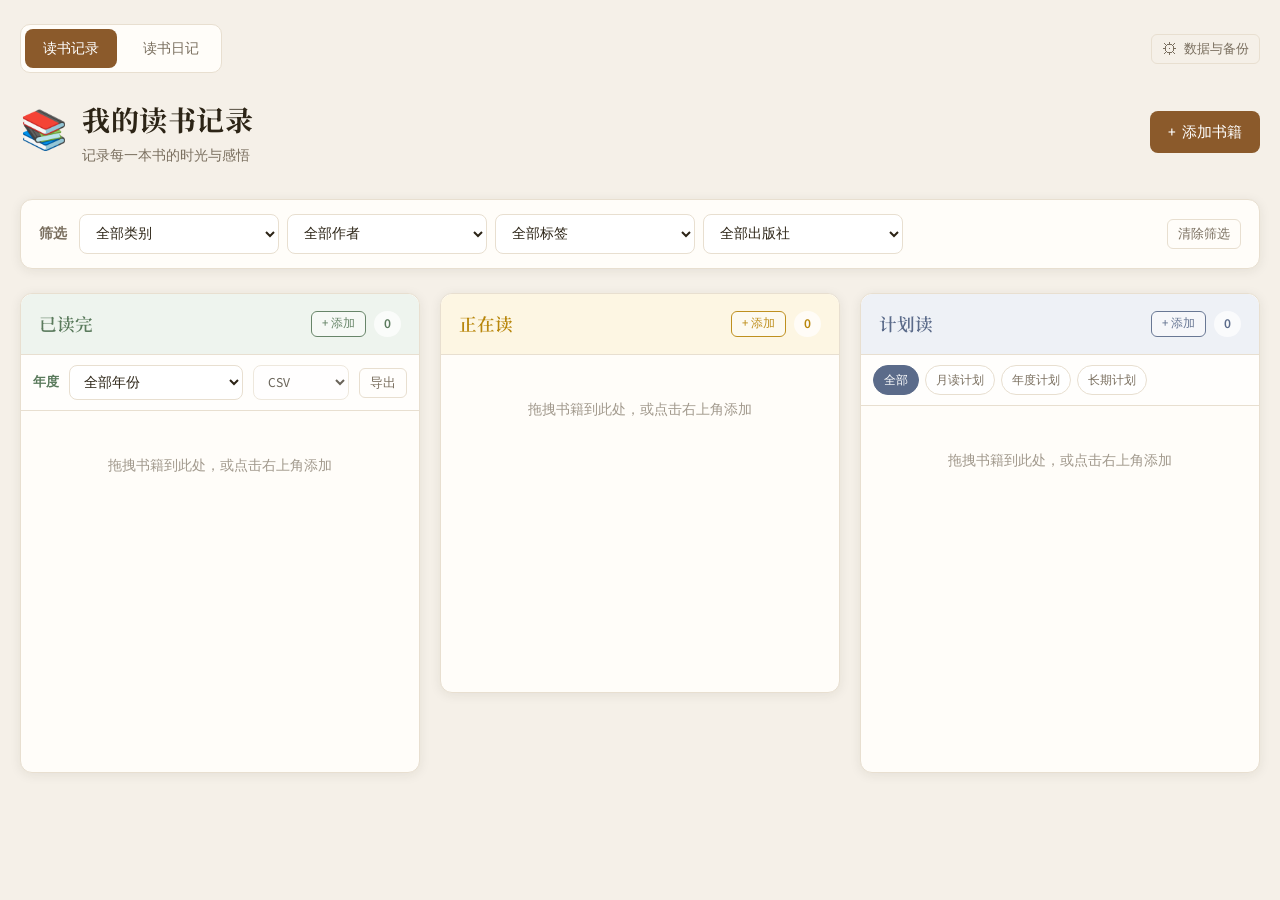
<file: index.html>
<!DOCTYPE html>
<html lang="zh-CN">
<head>
  <meta charset="UTF-8">
  <meta name="viewport" content="width=device-width, initial-scale=1.0">
  <title>我的读书记录</title>
  <link rel="preconnect" href="https://fonts.googleapis.com">
  <link rel="preconnect" href="https://fonts.gstatic.com" crossorigin>
  <link href="https://fonts.googleapis.com/css2?family=Noto+Serif+SC:wght@400;600;700&family=Source+Sans+3:wght@400;500;600&display=swap" rel="stylesheet">
  <link rel="stylesheet" href="styles.css">
</head>
<body>
  <div class="app">
    <div class="top-bar">
      <nav class="app-nav" aria-label="主导航">
        <a href="index.html" class="app-nav-link active">读书记录</a>
        <a href="diary.html" class="app-nav-link">读书日记</a>
      </nav>
      <button type="button" class="btn btn-ghost btn-sm data-panel-trigger" id="openDataPanelBtn" aria-haspopup="dialog">
        <span class="data-panel-trigger-icon" aria-hidden="true">⚙</span>
        数据与备份
      </button>
    </div>

    <header class="header">
      <div class="header-inner">
        <div class="brand">
          <span class="brand-icon">📚</span>
          <div>
            <h1>我的读书记录</h1>
            <p class="subtitle">记录每一本书的时光与感悟</p>
          </div>
        </div>
        <button type="button" class="btn btn-primary" id="addBookBtn">
          <span>+</span> 添加书籍
        </button>
      </div>
    </header>

    <section class="filter-bar" id="filterBar">
      <div class="filter-bar-inner">
        <span class="filter-label">筛选</span>
        <div class="filter-controls">
          <select id="filterCategory" aria-label="按类别筛选">
            <option value="">全部类别</option>
          </select>
          <select id="filterAuthor" aria-label="按作者筛选">
            <option value="">全部作者</option>
          </select>
          <select id="filterTag" aria-label="按标签筛选">
            <option value="">全部标签</option>
          </select>
          <select id="filterPublisher" aria-label="按出版社筛选">
            <option value="">全部出版社</option>
          </select>
        </div>
        <button type="button" class="btn btn-ghost btn-sm" id="clearFiltersBtn" hidden>清除筛选</button>
      </div>
      <p class="filter-summary" id="filterSummary" hidden></p>
    </section>

    <main class="board">
      <section class="column column-finished" data-status="finished">
        <div class="column-header finished">
          <h2>已读完</h2>
          <div class="column-header-meta">
            <button type="button" class="column-add-btn" data-add-status="finished" aria-label="添加到已读完" title="添加书籍到此栏">+ 添加</button>
            <span class="count" id="count-finished">0</span>
          </div>
        </div>
        <div class="finished-year-bar">
          <label for="finishedYearFilter">年度</label>
          <select id="finishedYearFilter" aria-label="按年度筛选已读书籍">
            <option value="">全部年份</option>
          </select>
          <select id="exportFormat" aria-label="导出格式" disabled>
            <option value="csv">CSV</option>
            <option value="markdown">Markdown</option>
            <option value="json">JSON</option>
          </select>
          <button type="button" class="btn btn-ghost btn-sm" id="exportYearBtn" disabled title="请先选择年度">导出</button>
        </div>
        <p class="finished-year-summary" id="finishedYearSummary" hidden></p>
        <div class="book-list" id="list-finished"></div>
      </section>

      <section class="column" data-status="reading">
        <div class="column-header reading">
          <h2>正在读</h2>
          <div class="column-header-meta">
            <button type="button" class="column-add-btn" data-add-status="reading" aria-label="添加到正在读" title="添加书籍到此栏">+ 添加</button>
            <span class="count" id="count-reading">0</span>
          </div>
        </div>
        <div class="book-list" id="list-reading"></div>
      </section>

      <section class="column column-planned" data-status="planned">
        <div class="column-header planned">
          <h2>计划读</h2>
          <div class="column-header-meta">
            <button type="button" class="column-add-btn" data-add-status="planned" aria-label="添加到计划读" title="添加书籍到此栏">+ 添加</button>
            <span class="count" id="count-planned">0</span>
          </div>
        </div>
        <div class="plan-tabs" id="planTabs">
          <button type="button" class="plan-tab active" data-plan-filter="">全部</button>
          <button type="button" class="plan-tab" data-plan-filter="monthly">月读计划</button>
          <button type="button" class="plan-tab" data-plan-filter="yearly">年度计划</button>
          <button type="button" class="plan-tab" data-plan-filter="longterm">长期计划</button>
        </div>
        <div class="book-list book-list-planned" id="list-planned"></div>
      </section>
    </main>
  </div>

  <!-- Add / Edit Modal -->
  <dialog class="modal modal-wide" id="bookModal">
    <form class="modal-content modal-content-scroll" id="bookForm">
      <div class="modal-header">
        <h3 id="modalTitle">添加书籍</h3>
        <button type="button" class="btn-close" id="closeModalBtn" aria-label="关闭">&times;</button>
      </div>

      <input type="hidden" id="bookId">

      <div class="form-row">
        <label for="bookTitle">书名 <span class="required">*</span></label>
        <input type="text" id="bookTitle" required placeholder="请输入书名">
      </div>

      <div class="form-row">
        <label for="bookAuthor">作者</label>
        <input type="text" id="bookAuthor" list="authorList" placeholder="请输入作者">
      </div>

      <div class="author-info-section">
        <div class="section-label">作者信息（选填）</div>
        <div class="form-row">
          <label for="authorRegion">地域</label>
          <select id="authorRegion">
            <option value="">未选择</option>
            <option value="china">中国</option>
            <option value="foreign">外国</option>
          </select>
        </div>
        <div id="authorChinaFields" hidden>
          <div class="form-row">
            <label for="dynasty">朝代</label>
            <input type="text" id="dynasty" list="dynastyList" placeholder="如：唐代、宋代、现代">
          </div>
        </div>
        <div id="authorForeignFields" hidden>
          <div class="form-row two-col">
            <div>
              <label for="nationality">国籍</label>
              <input type="text" id="nationality" list="nationalityList" placeholder="如：英国、美国、日本">
            </div>
            <div>
              <label for="translator">译者</label>
              <input type="text" id="translator" list="translatorList" placeholder="请输入译者">
            </div>
          </div>
        </div>
      </div>

      <div class="form-row two-col">
        <div>
          <label for="bookCategory">类别</label>
          <input type="text" id="bookCategory" list="categoryList" placeholder="如：文学、历史、哲学">
        </div>
        <div>
          <label for="bookPublisher">出版社</label>
          <input type="text" id="bookPublisher" list="publisherList" placeholder="请输入出版社">
        </div>
      </div>

      <div class="form-row">
        <label>标签</label>
        <div class="tag-color-picker" id="tagColorPicker"></div>
        <div class="tags-input-wrap">
          <div id="tagsChips" class="tags-chips"></div>
          <div class="tags-input-row">
            <input type="text" id="tagInput" list="tagList" placeholder="输入标签">
            <button type="button" class="btn btn-ghost btn-sm tag-add-btn" id="addTagBtn">添加</button>
          </div>
        </div>
        <p class="field-hint">点击「添加」或按回车创建标签；点击标签可切换颜色</p>
      </div>

      <datalist id="categoryList"></datalist>
      <datalist id="authorList"></datalist>
      <datalist id="dynastyList"></datalist>
      <datalist id="nationalityList"></datalist>
      <datalist id="translatorList"></datalist>
      <datalist id="tagList"></datalist>
      <datalist id="publisherList"></datalist>

      <div class="form-row">
        <label for="bookStatus">状态</label>
        <select id="bookStatus">
          <option value="finished">已读完</option>
          <option value="reading">正在读</option>
          <option value="planned">计划读</option>
        </select>
      </div>

      <div id="planFields" class="plan-fields" hidden>
        <div class="form-row two-col">
          <div>
            <label for="planType">计划类型</label>
            <select id="planType">
              <option value="monthly">月读计划</option>
              <option value="yearly">年度计划</option>
              <option value="longterm">长期计划</option>
            </select>
          </div>
          <div id="planPeriodContainer">
            <label for="planPeriod" id="planPeriodLabel">计划月份</label>
            <input type="month" id="planPeriod">
          </div>
        </div>
      </div>

      <div id="readingFields" class="reading-fields" hidden>
        <div class="section-label">阅读记录</div>
        <div class="form-row">
          <label for="readCount">阅读次数</label>
          <input type="number" id="readCount" min="1" value="1">
        </div>
        <div id="readingRecordsList" class="reading-records-list"></div>
      </div>

      <details class="form-section extension-section" id="extensionSection">
        <summary>拓展信息（选填）</summary>
        <div class="form-row">
          <label for="adaptation">是否被影视化</label>
          <input type="text" id="adaptation" placeholder="如：是，2020年电影《xxx》">
        </div>
        <div class="form-row">
          <label for="authorBio">作者生平</label>
          <textarea id="authorBio" rows="3" placeholder="记录作者生平简介…"></textarea>
        </div>
        <div class="form-row">
          <label for="extendedReading">拓展阅读</label>
          <textarea id="extendedReading" rows="3" placeholder="相关书籍、文章、资料推荐…"></textarea>
        </div>
      </details>

      <div class="form-row">
        <label for="notes">读书感悟</label>
        <textarea id="notes" rows="4" placeholder="写下你的阅读心得与感悟…"></textarea>
      </div>

      <div class="modal-actions">
        <button type="button" class="btn btn-ghost" id="cancelBtn">取消</button>
        <button type="submit" class="btn btn-primary">保存</button>
      </div>
    </form>
  </dialog>

  <!-- Detail Modal -->
  <dialog class="modal modal-wide" id="detailModal">
    <div class="modal-content detail-content">
      <div class="modal-header">
        <h3 id="detailTitle"></h3>
        <button type="button" class="btn-close" id="closeDetailBtn" aria-label="关闭">&times;</button>
      </div>
      <div class="detail-body" id="detailBody"></div>
      <div class="modal-actions">
        <button type="button" class="btn btn-ghost" id="detailEditBtn">编辑</button>
        <button type="button" class="btn btn-danger" id="detailDeleteBtn">删除</button>
      </div>
    </div>
  </dialog>

  <!-- Data Panel Modal -->
  <dialog class="modal" id="dataPanelModal">
    <div class="modal-content data-panel-content">
      <div class="modal-header">
        <h3>数据与备份</h3>
        <button type="button" class="btn-close" data-close-data-panel aria-label="关闭">&times;</button>
      </div>

      <div class="data-panel-body">
        <section class="data-panel-section">
          <h4 class="data-panel-section-title">自动备份</h4>
          <label class="auto-backup-toggle data-panel-toggle">
            <input type="checkbox" id="autoBackupToggle" checked>
            <span class="auto-backup-toggle-ui" aria-hidden="true"></span>
            <span class="auto-backup-toggle-label">保存书籍或日记时自动备份</span>
          </label>
          <div class="data-panel-actions">
            <button type="button" class="btn btn-ghost btn-sm" id="chooseBackupFolderBtn">自定义下载路径</button>
            <button type="button" class="btn btn-ghost btn-sm" id="clearBackupFolderBtn" hidden>恢复为浏览器默认下载目录</button>
          </div>
        </section>

        <section class="data-panel-section">
          <h4 class="data-panel-section-title">导入与导出</h4>
          <div class="data-panel-actions data-panel-actions-stack">
            <button type="button" class="btn btn-ghost" id="exportAllBtn">导出全部数据</button>
            <label class="btn btn-ghost import-label">
              导入全部数据
              <input type="file" id="importAllInput" accept=".json,application/json" hidden>
            </label>
          </div>
        </section>
      </div>
    </div>
  </dialog>

  <!-- Import Modal -->
  <dialog class="modal" id="importModal">
    <div class="modal-content">
      <div class="modal-header">
        <h3>导入数据</h3>
        <button type="button" class="btn-close" data-close-import aria-label="关闭">&times;</button>
      </div>
      <p class="import-summary" id="importSummary"></p>
      <p class="field-hint">合并：相同 ID 以导入文件为准；覆盖：完全替换当前数据。</p>
      <div class="modal-actions">
        <button type="button" class="btn btn-ghost" data-close-import>取消</button>
        <button type="button" class="btn btn-ghost" id="importMergeBtn">合并</button>
        <button type="button" class="btn btn-danger" id="importReplaceBtn">覆盖</button>
      </div>
    </div>
  </dialog>

  <script src="storage.js"></script>
  <script src="app.js"></script>
</body>
</html>
</file>
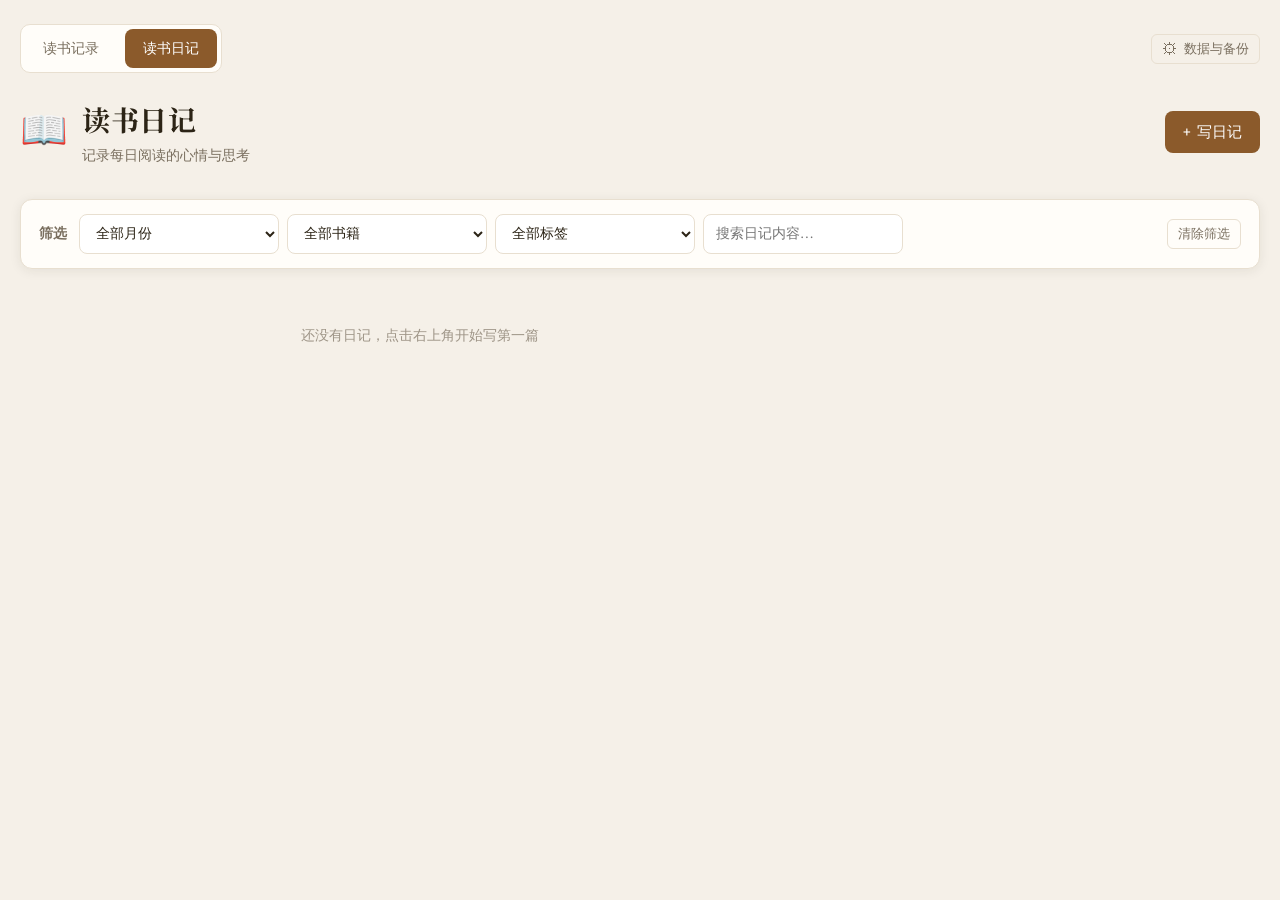
<file: diary.html>
<!DOCTYPE html>
<html lang="zh-CN">
<head>
  <meta charset="UTF-8">
  <meta name="viewport" content="width=device-width, initial-scale=1.0">
  <title>读书日记</title>
  <link rel="preconnect" href="https://fonts.googleapis.com">
  <link rel="preconnect" href="https://fonts.gstatic.com" crossorigin>
  <link href="https://fonts.googleapis.com/css2?family=Noto+Serif+SC:wght@400;600;700&family=Source+Sans+3:wght@400;500;600&display=swap" rel="stylesheet">
  <link rel="stylesheet" href="styles.css">
</head>
<body>
  <div class="app">
    <div class="top-bar">
      <nav class="app-nav" aria-label="主导航">
        <a href="index.html" class="app-nav-link">读书记录</a>
        <a href="diary.html" class="app-nav-link active">读书日记</a>
      </nav>
      <button type="button" class="btn btn-ghost btn-sm data-panel-trigger" id="openDataPanelBtn" aria-haspopup="dialog">
        <span class="data-panel-trigger-icon" aria-hidden="true">⚙</span>
        数据与备份
      </button>
    </div>

    <header class="header">
      <div class="header-inner">
        <div class="brand">
          <span class="brand-icon">📖</span>
          <div>
            <h1>读书日记</h1>
            <p class="subtitle">记录每日阅读的心情与思考</p>
          </div>
        </div>
        <button type="button" class="btn btn-primary" id="addDiaryBtn">
          <span>+</span> 写日记
        </button>
      </div>
    </header>

    <section class="filter-bar diary-filter-bar">
      <div class="filter-bar-inner">
        <span class="filter-label">筛选</span>
        <div class="filter-controls">
          <select id="filterMonth" aria-label="按月份筛选">
            <option value="">全部月份</option>
          </select>
          <select id="filterBook" aria-label="按书籍筛选">
            <option value="">全部书籍</option>
          </select>
          <select id="filterTag" aria-label="按标签筛选">
            <option value="">全部标签</option>
          </select>
          <input type="search" id="filterKeyword" placeholder="搜索日记内容…" aria-label="搜索日记">
        </div>
        <button type="button" class="btn btn-ghost btn-sm" id="clearDiaryFiltersBtn" hidden>清除筛选</button>
      </div>
      <p class="filter-summary" id="diaryFilterSummary" hidden></p>
    </section>

    <main class="diary-list" id="diaryList"></main>
  </div>

  <!-- Add / Edit Modal -->
  <dialog class="modal modal-fullscreen" id="diaryModal">
    <form class="modal-content diary-form-fullscreen" id="diaryForm">
      <div class="modal-header">
        <h3 id="diaryModalTitle">写日记</h3>
        <button type="button" class="btn-close" id="closeDiaryModalBtn" aria-label="关闭">&times;</button>
      </div>

      <input type="hidden" id="diaryId">

      <div class="diary-form-fields">
        <div class="form-row two-col">
          <div>
            <label for="diaryDate">日期 <span class="required">*</span></label>
            <input type="date" id="diaryDate" required>
          </div>
          <div>
            <label for="diaryBook">关联书籍</label>
            <select id="diaryBook">
              <option value="">不关联书籍</option>
            </select>
          </div>
        </div>

        <div class="form-row">
          <label for="diaryTitle">标题</label>
          <input type="text" id="diaryTitle" placeholder="给这篇日记起个标题（选填）">
        </div>

        <div class="form-row">
          <label>标签</label>
          <div class="tag-color-picker" id="diaryTagColorPicker"></div>
          <div class="tags-input-wrap">
            <div id="diaryTagsChips" class="tags-chips"></div>
            <div class="tags-input-row">
              <input type="text" id="diaryTagInput" list="diaryTagList" placeholder="输入标签">
              <button type="button" class="btn btn-ghost btn-sm tag-add-btn" id="addDiaryTagBtn">添加</button>
            </div>
          </div>
          <p class="field-hint">点击「添加」或按回车创建标签；点击标签可切换颜色</p>
        </div>

        <datalist id="diaryTagList"></datalist>
      </div>

      <div class="form-row diary-content-row">
        <label for="diaryContent">日记内容 <span class="required">*</span></label>
        <textarea id="diaryContent" required placeholder="写下今天的阅读体会、摘录、疑问或灵感…"></textarea>
      </div>

      <div class="modal-actions">
        <button type="button" class="btn btn-ghost" id="cancelDiaryBtn">取消</button>
        <button type="submit" class="btn btn-primary">保存</button>
      </div>
    </form>
  </dialog>

  <!-- Detail Modal -->
  <dialog class="modal modal-wide" id="diaryDetailModal">
    <div class="modal-content detail-content">
      <div class="modal-header">
        <h3 id="diaryDetailTitle"></h3>
        <button type="button" class="btn-close" id="closeDiaryDetailBtn" aria-label="关闭">&times;</button>
      </div>
      <div class="diary-detail-meta" id="diaryDetailMeta"></div>
      <div class="diary-detail-body" id="diaryDetailBody"></div>
      <div class="modal-actions">
        <button type="button" class="btn btn-ghost" id="diaryDetailEditBtn">编辑</button>
        <button type="button" class="btn btn-danger" id="diaryDetailDeleteBtn">删除</button>
      </div>
    </div>
  </dialog>

  <!-- Data Panel Modal -->
  <dialog class="modal" id="dataPanelModal">
    <div class="modal-content data-panel-content">
      <div class="modal-header">
        <h3>数据与备份</h3>
        <button type="button" class="btn-close" data-close-data-panel aria-label="关闭">&times;</button>
      </div>

      <div class="data-panel-body">
        <section class="data-panel-section">
          <h4 class="data-panel-section-title">自动备份</h4>
          <label class="auto-backup-toggle data-panel-toggle">
            <input type="checkbox" id="autoBackupToggle" checked>
            <span class="auto-backup-toggle-ui" aria-hidden="true"></span>
            <span class="auto-backup-toggle-label">保存书籍或日记时自动备份</span>
          </label>
          <div class="data-panel-actions">
            <button type="button" class="btn btn-ghost btn-sm" id="chooseBackupFolderBtn">自定义下载路径</button>
            <button type="button" class="btn btn-ghost btn-sm" id="clearBackupFolderBtn" hidden>恢复为浏览器默认下载目录</button>
          </div>
        </section>

        <section class="data-panel-section">
          <h4 class="data-panel-section-title">导入与导出</h4>
          <div class="data-panel-actions data-panel-actions-stack">
            <button type="button" class="btn btn-ghost" id="exportAllBtn">导出全部数据</button>
            <label class="btn btn-ghost import-label">
              导入全部数据
              <input type="file" id="importAllInput" accept=".json,application/json" hidden>
            </label>
          </div>
        </section>
      </div>
    </div>
  </dialog>

  <!-- Import Modal -->
  <dialog class="modal" id="importModal">
    <div class="modal-content">
      <div class="modal-header">
        <h3>导入数据</h3>
        <button type="button" class="btn-close" data-close-import aria-label="关闭">&times;</button>
      </div>
      <p class="import-summary" id="importSummary"></p>
      <p class="field-hint">合并：相同 ID 以导入文件为准；覆盖：完全替换当前数据。</p>
      <div class="modal-actions">
        <button type="button" class="btn btn-ghost" data-close-import>取消</button>
        <button type="button" class="btn btn-ghost" id="importMergeBtn">合并</button>
        <button type="button" class="btn btn-danger" id="importReplaceBtn">覆盖</button>
      </div>
    </div>
  </dialog>

  <script src="storage.js"></script>
  <script src="tags.js"></script>
  <script src="diary.js"></script>
</body>
</html>
</file>
<file: styles.css>
:root {
  --bg: #f5f0e8;
  --surface: #fffdf9;
  --border: #e8dfd0;
  --text: #2c2416;
  --text-muted: #7a6f5f;
  --primary: #8b5a2b;
  --primary-hover: #6d4520;
  --finished: #5a7a5c;
  --finished-bg: #eef4ee;
  --reading: #b8860b;
  --reading-bg: #fdf6e3;
  --planned: #5b6b8a;
  --planned-bg: #eef1f6;
  --danger: #a94442;
  --shadow: 0 2px 12px rgba(44, 36, 22, 0.08);
  --radius: 12px;
  --font-serif: "Noto Serif SC", "Songti SC", serif;
  --font-sans: "Source Sans 3", "PingFang SC", sans-serif;
}

*,
*::before,
*::after {
  box-sizing: border-box;
  margin: 0;
  padding: 0;
}

body {
  font-family: var(--font-sans);
  background: var(--bg);
  color: var(--text);
  min-height: 100vh;
  line-height: 1.6;
}

.app {
  max-width: 1280px;
  margin: 0 auto;
  padding: 24px 20px 48px;
}

/* Header */
.header {
  margin-bottom: 32px;
}

.header-inner {
  display: flex;
  align-items: center;
  justify-content: space-between;
  gap: 16px;
  flex-wrap: wrap;
}

.brand {
  display: flex;
  align-items: center;
  gap: 14px;
}

.brand-icon {
  font-size: 2.4rem;
}

.brand h1 {
  font-family: var(--font-serif);
  font-size: 1.75rem;
  font-weight: 700;
  letter-spacing: 0.02em;
}

.subtitle {
  color: var(--text-muted);
  font-size: 0.9rem;
  margin-top: 2px;
}

/* Filter bar */
.filter-bar {
  background: var(--surface);
  border: 1px solid var(--border);
  border-radius: var(--radius);
  padding: 14px 18px;
  margin-bottom: 24px;
  box-shadow: var(--shadow);
}

.filter-bar-inner {
  display: flex;
  align-items: center;
  gap: 12px;
  flex-wrap: wrap;
}

.filter-label {
  font-size: 0.88rem;
  font-weight: 600;
  color: var(--text-muted);
  flex-shrink: 0;
}

.filter-controls {
  display: flex;
  flex-wrap: wrap;
  gap: 8px;
  flex: 1;
}

.filter-controls select {
  padding: 8px 12px;
  border: 1px solid var(--border);
  border-radius: 8px;
  font-family: inherit;
  font-size: 0.88rem;
  background: #fff;
  color: var(--text);
  min-width: 130px;
  flex: 1;
  max-width: 200px;
}

.filter-controls select:focus {
  outline: none;
  border-color: var(--primary);
}

.filter-summary {
  margin-top: 10px;
  font-size: 0.85rem;
  color: var(--primary);
  padding-top: 10px;
  border-top: 1px solid var(--border);
}

.tag-category {
  background: #ede4d4;
  color: var(--primary);
}

.tag-publisher {
  background: var(--planned-bg);
  color: var(--planned);
}

.tag-origin {
  background: var(--finished-bg);
  color: var(--finished);
}

.tag-color-rose { background: #f5e0e0; color: #9e4b4b; }
.tag-color-orange { background: #f5ebe0; color: #9e6b4b; }
.tag-color-amber { background: #f5f0e0; color: #8a7340; }
.tag-color-green { background: #e0f0e5; color: #4b7a5c; }
.tag-color-teal { background: #e0f0f0; color: #4b7a7a; }
.tag-color-blue { background: #e0e8f5; color: #4b6b9e; }
.tag-color-purple { background: #e8e0f4; color: #6b5b8a; }
.tag-color-pink { background: #f5e0eb; color: #9e4b7a; }

.tag-color-picker {
  display: flex;
  align-items: center;
  gap: 8px;
  margin-bottom: 8px;
  flex-wrap: wrap;
}

.tag-color-picker-label {
  font-size: 0.82rem;
  color: var(--text-muted);
  flex-shrink: 0;
}

.tag-color-dot {
  width: 22px;
  height: 22px;
  border-radius: 50%;
  border: 2px solid transparent;
  cursor: pointer;
  padding: 0;
  transition: transform 0.15s, box-shadow 0.15s;
}

.tag-color-dot:hover {
  transform: scale(1.1);
}

.tag-color-dot.active {
  box-shadow: 0 0 0 2px var(--surface), 0 0 0 4px var(--primary);
  transform: scale(1.1);
}

.field-hint {
  margin-top: 6px;
  font-size: 0.78rem;
  color: var(--text-muted);
}

.author-info-section {
  background: var(--bg);
  border: 1px solid var(--border);
  border-radius: 10px;
  padding: 14px 14px 2px;
  margin-bottom: 16px;
}

.tags-input-wrap {
  border: 1px solid var(--border);
  border-radius: 8px;
  padding: 8px 10px;
  background: #fff;
  display: flex;
  flex-wrap: wrap;
  gap: 6px;
  align-items: center;
  min-height: 42px;
}

.tags-input-wrap:focus-within {
  border-color: var(--primary);
}

.tags-chips {
  display: flex;
  flex-wrap: wrap;
  gap: 6px;
  flex: 1 1 100%;
}

.tags-input-row {
  display: flex;
  align-items: center;
  gap: 8px;
  flex: 1 1 100%;
  min-width: 0;
}

.tag-add-btn {
  flex-shrink: 0;
  padding: 8px 14px;
  min-height: 44px;
  min-width: 44px;
  touch-action: manipulation;
}

.tag-chip {
  display: inline-flex;
  align-items: center;
  gap: 4px;
  padding: 3px 8px;
  border-radius: 4px;
  font-size: 0.82rem;
  cursor: pointer;
  border: none;
  font-family: inherit;
}

.tag-chip-remove {
  border: none;
  background: none;
  color: inherit;
  cursor: pointer;
  padding: 0 2px;
  font-size: 1rem;
  line-height: 1;
  opacity: 0.7;
}

.tag-chip-remove:hover {
  opacity: 1;
}

#tagInput,
#diaryTagInput {
  flex: 1;
  min-width: 0;
  border: none;
  outline: none;
  font-family: inherit;
  font-size: 0.95rem;
  padding: 4px 0;
  background: transparent;
}

.tag-clickable {
  cursor: pointer;
  transition: opacity 0.15s;
}

.tag-clickable:hover {
  opacity: 0.8;
}

.detail-link {
  color: var(--primary);
  cursor: pointer;
  text-decoration: underline;
  text-underline-offset: 2px;
}

.detail-link:hover {
  color: var(--primary-hover);
}

/* Buttons */
.btn {
  display: inline-flex;
  align-items: center;
  gap: 6px;
  padding: 10px 18px;
  border: none;
  border-radius: 8px;
  font-family: inherit;
  font-size: 0.95rem;
  font-weight: 500;
  cursor: pointer;
  transition: background 0.2s, transform 0.15s;
}

.btn:active {
  transform: scale(0.98);
}

.btn-primary {
  background: var(--primary);
  color: #fff;
}

.btn-primary:hover {
  background: var(--primary-hover);
}

.btn-ghost {
  background: transparent;
  color: var(--text-muted);
  border: 1px solid var(--border);
}

.btn-ghost:hover {
  background: var(--bg);
  color: var(--text);
}

.btn-danger {
  background: var(--danger);
  color: #fff;
}

.btn-danger:hover {
  background: #8b3634;
}

.btn-sm {
  padding: 5px 10px;
  font-size: 0.8rem;
  border-radius: 6px;
}

/* Board */
.board {
  display: grid;
  grid-template-columns: repeat(3, 1fr);
  gap: 20px;
  align-items: start;
}

.column {
  background: var(--surface);
  border: 1px solid var(--border);
  border-radius: var(--radius);
  box-shadow: var(--shadow);
  min-height: 400px;
  display: flex;
  flex-direction: column;
}

.column-header {
  display: flex;
  align-items: center;
  justify-content: space-between;
  padding: 16px 18px;
  border-bottom: 1px solid var(--border);
  border-radius: var(--radius) var(--radius) 0 0;
}

.column-header h2 {
  font-family: var(--font-serif);
  font-size: 1.1rem;
  font-weight: 600;
}

.column-header-meta {
  display: flex;
  align-items: center;
  gap: 8px;
}

.column-add-btn {
  display: inline-flex;
  align-items: center;
  padding: 3px 10px;
  border: 1px solid currentColor;
  border-radius: 6px;
  background: rgba(255, 255, 255, 0.55);
  color: inherit;
  font-family: inherit;
  font-size: 0.78rem;
  font-weight: 500;
  line-height: 1.4;
  cursor: pointer;
  opacity: 0.9;
  transition: background 0.15s, opacity 0.15s;
}

.column-add-btn:hover {
  background: rgba(255, 255, 255, 0.92);
  opacity: 1;
}

.column-header.finished {
  background: var(--finished-bg);
  color: var(--finished);
}

.column-header.reading {
  background: var(--reading-bg);
  color: var(--reading);
}

.column-header.planned {
  background: var(--planned-bg);
  color: var(--planned);
}

.count {
  background: rgba(255, 255, 255, 0.7);
  padding: 2px 10px;
  border-radius: 20px;
  font-size: 0.85rem;
  font-weight: 600;
}

.book-list {
  padding: 12px;
  flex: 1;
  display: flex;
  flex-direction: column;
  gap: 10px;
}

.empty-hint {
  text-align: center;
  color: var(--text-muted);
  font-size: 0.88rem;
  padding: 32px 16px;
  opacity: 0.7;
}

/* Planned column */
.column-planned {
  min-height: 480px;
}

.plan-tabs {
  display: flex;
  flex-wrap: wrap;
  gap: 6px;
  padding: 10px 12px;
  border-bottom: 1px solid var(--border);
  background: rgba(255, 255, 255, 0.5);
}

.plan-tab {
  padding: 5px 10px;
  border: 1px solid var(--border);
  border-radius: 20px;
  background: #fff;
  font-family: inherit;
  font-size: 0.78rem;
  color: var(--text-muted);
  cursor: pointer;
  transition: background 0.15s, color 0.15s, border-color 0.15s;
}

.plan-tab:hover {
  border-color: var(--planned);
  color: var(--planned);
}

.plan-tab.active {
  background: var(--planned);
  border-color: var(--planned);
  color: #fff;
  font-weight: 500;
}

.book-list-planned {
  gap: 0;
}

.plan-group {
  padding: 10px 12px 4px;
}

.plan-group + .plan-group {
  border-top: 1px dashed var(--border);
  margin-top: 4px;
  padding-top: 14px;
}

.plan-group-header {
  display: flex;
  align-items: center;
  justify-content: space-between;
  margin-bottom: 10px;
}

.plan-group-title {
  font-family: var(--font-serif);
  font-size: 0.92rem;
  font-weight: 600;
  color: var(--planned);
}

.plan-group-count {
  font-size: 0.78rem;
  color: var(--text-muted);
  background: var(--planned-bg);
  padding: 1px 8px;
  border-radius: 10px;
}

.plan-group-list {
  display: flex;
  flex-direction: column;
  gap: 10px;
}

.plan-fields {
  background: var(--planned-bg);
  border: 1px solid #d4dce8;
  border-radius: 10px;
  padding: 14px 14px 2px;
  margin-bottom: 16px;
}

.tag-plan {
  background: #dce4f0;
  color: var(--planned);
  font-weight: 500;
}

.tag-format {
  background: #f0ebe3;
  color: var(--primary);
}

/* Finished year filter */
.column-finished {
  min-height: 480px;
}

.finished-year-bar {
  display: flex;
  align-items: center;
  gap: 10px;
  padding: 10px 12px;
  border-bottom: 1px solid var(--border);
  background: rgba(255, 255, 255, 0.5);
}

.finished-year-bar label {
  font-size: 0.82rem;
  font-weight: 600;
  color: var(--finished);
  flex-shrink: 0;
}

.finished-year-bar select {
  flex: 1;
  min-width: 0;
  padding: 6px 10px;
  border: 1px solid var(--border);
  border-radius: 8px;
  font-family: inherit;
  font-size: 0.85rem;
  background: #fff;
  color: var(--text);
}

.finished-year-bar select#exportFormat {
  flex: 0 0 96px;
}

.finished-year-bar select:focus {
  outline: none;
  border-color: var(--finished);
}

.finished-year-summary {
  margin: 0;
  padding: 10px 14px;
  font-size: 0.85rem;
  color: var(--finished);
  background: var(--finished-bg);
  border-bottom: 1px solid var(--border);
  line-height: 1.5;
}

.record-platform-wrap.disabled {
  opacity: 0.45;
  pointer-events: none;
}

/* Book Card */
.book-card {
  background: #fff;
  border: 1px solid var(--border);
  border-radius: 10px;
  padding: 14px 16px;
  cursor: pointer;
  transition: box-shadow 0.2s, transform 0.15s, opacity 0.15s;
}

.book-card-top {
  display: flex;
  align-items: flex-start;
  gap: 8px;
  margin-bottom: 4px;
}

.book-card-drag {
  flex-shrink: 0;
  width: 32px;
  height: 32px;
  margin-top: 0;
  padding: 0;
  border: none;
  border-radius: 6px;
  background: transparent;
  color: var(--text-muted);
  font-size: 1.1rem;
  line-height: 1;
  cursor: grab;
  touch-action: none;
  opacity: 0.45;
  transition: opacity 0.15s, background 0.15s, color 0.15s;
}

.book-card:hover .book-card-drag {
  opacity: 1;
}

@media (hover: none) {
  .book-card-drag {
    opacity: 0.85;
  }
}

.book-card-drag:hover {
  background: var(--bg);
  color: var(--text);
}

.book-card-drag:active {
  cursor: grabbing;
}

.book-card.is-dragging {
  opacity: 0.55;
  box-shadow: var(--shadow);
}

.drop-marker {
  height: 2px;
  margin: 4px 0;
  background: var(--primary);
  border-radius: 1px;
  pointer-events: none;
}

.book-list[data-sortable="on"],
.plan-group-list[data-sortable="on"] {
  min-height: 40px;
}

.book-card-title {
  font-family: var(--font-serif);
  font-size: 1rem;
  font-weight: 600;
  line-height: 1.4;
  flex: 1;
  margin-bottom: 0;
}

.book-card:hover:not(.is-dragging) {
  box-shadow: var(--shadow);
  transform: translateY(-1px);
}

.book-card-author {
  font-size: 0.82rem;
  color: var(--text-muted);
  margin-bottom: 10px;
}

.column.drop-highlight {
  outline: 2px dashed var(--primary);
  outline-offset: -2px;
}

.book-list.drop-target-active,
.plan-group-list.drop-target-active {
  background: rgba(139, 90, 43, 0.04);
  border-radius: 8px;
}

.book-card-meta {
  display: flex;
  flex-wrap: wrap;
  gap: 6px;
}

.tag {
  font-size: 0.75rem;
  padding: 2px 8px;
  border-radius: 4px;
  background: var(--bg);
  color: var(--text-muted);
}

.book-card-notes {
  margin-top: 10px;
  font-size: 0.85rem;
  color: var(--text-muted);
  display: -webkit-box;
  -webkit-line-clamp: 2;
  -webkit-box-orient: vertical;
  overflow: hidden;
}

.book-card-actions {
  display: flex;
  gap: 6px;
  margin-top: 10px;
  padding-top: 10px;
  border-top: 1px solid var(--border);
}

.book-card-actions .btn-sm {
  flex: 1;
  justify-content: center;
}

/* Modal */
.modal {
  border: none;
  border-radius: var(--radius);
  padding: 0;
  max-width: 520px;
  width: calc(100% - 32px);
  box-shadow: 0 8px 40px rgba(44, 36, 22, 0.18);
  background: var(--surface);
}

.modal-wide {
  max-width: 580px;
}

.modal-fullscreen {
  width: 100%;
  height: 100%;
  max-width: 100%;
  max-height: 100%;
  margin: 0;
  border-radius: 0;
}

@supports (height: 100dvh) {
  .modal-fullscreen {
    height: 100dvh;
    max-height: 100dvh;
  }

  .diary-form-fullscreen {
    max-height: 100dvh;
  }
}

.modal-fullscreen::backdrop {
  background: var(--bg);
}

.diary-form-fullscreen {
  height: 100%;
  max-height: 100vh;
  display: flex;
  flex-direction: column;
  padding: 20px 24px 24px;
  overflow-y: auto;
}

.diary-form-fields {
  flex-shrink: 0;
}

.diary-content-row {
  flex: 1 1 auto;
  display: flex;
  flex-direction: column;
  min-height: calc(100vh - 320px);
  margin-bottom: 0;
}

@supports (height: 100dvh) {
  .diary-content-row {
    min-height: calc(100dvh - 320px);
  }
}

.diary-content-row textarea {
  width: 100%;
  flex: 1 1 auto;
  min-height: calc(100vh - 360px);
  height: calc(100vh - 360px);
  max-height: none;
  resize: vertical;
  line-height: 1.85;
  font-family: var(--font-serif);
  font-size: 1.05rem;
  padding: 16px;
}

@supports (height: 100dvh) {
  .diary-content-row textarea {
    min-height: calc(100dvh - 360px);
    height: calc(100dvh - 360px);
  }
}

.diary-form-fullscreen .modal-actions {
  flex-shrink: 0;
  margin-top: 16px;
}

.modal-content-scroll {
  max-height: calc(100vh - 80px);
  overflow-y: auto;
}

.modal::backdrop {
  background: rgba(44, 36, 22, 0.4);
  backdrop-filter: blur(2px);
}

.modal-content {
  padding: 24px;
}

.modal-header {
  display: flex;
  align-items: center;
  justify-content: space-between;
  margin-bottom: 20px;
}

.modal-header h3 {
  font-family: var(--font-serif);
  font-size: 1.25rem;
}

.btn-close {
  background: none;
  border: none;
  font-size: 1.5rem;
  color: var(--text-muted);
  cursor: pointer;
  line-height: 1;
  padding: 4px;
}

.btn-close:hover {
  color: var(--text);
}

.form-row {
  margin-bottom: 16px;
}

.form-row label {
  display: block;
  font-size: 0.88rem;
  font-weight: 500;
  margin-bottom: 6px;
  color: var(--text);
}

.required {
  color: var(--danger);
}

.form-row input,
.form-row select,
.form-row textarea {
  width: 100%;
  padding: 10px 12px;
  border: 1px solid var(--border);
  border-radius: 8px;
  font-family: inherit;
  font-size: 0.95rem;
  background: #fff;
  color: var(--text);
  transition: border-color 0.2s;
}

.form-row input:focus,
.form-row select:focus,
.form-row textarea:focus {
  outline: none;
  border-color: var(--primary);
}

.form-row textarea {
  resize: vertical;
  min-height: 90px;
}

.two-col {
  display: grid;
  grid-template-columns: 1fr 1fr;
  gap: 12px;
}

.section-label {
  font-family: var(--font-serif);
  font-size: 0.95rem;
  font-weight: 600;
  margin-bottom: 12px;
  color: var(--text);
}

.reading-fields {
  background: var(--finished-bg);
  border: 1px solid #d4e0d5;
  border-radius: 10px;
  padding: 14px 14px 2px;
  margin-bottom: 16px;
}

.reading-records-list {
  display: flex;
  flex-direction: column;
  gap: 12px;
  margin-bottom: 14px;
}

.reading-record-item {
  background: #fff;
  border: 1px solid var(--border);
  border-radius: 8px;
  padding: 12px;
}

.reading-record-title {
  font-size: 0.85rem;
  font-weight: 600;
  color: var(--finished);
  margin-bottom: 10px;
}

.form-section {
  margin-bottom: 16px;
}

.extension-section {
  border: 1px solid var(--border);
  border-radius: 10px;
  padding: 0 14px;
  background: var(--bg);
}

.extension-section summary {
  padding: 12px 0;
  font-size: 0.9rem;
  font-weight: 500;
  cursor: pointer;
  color: var(--text-muted);
  list-style: none;
}

.extension-section summary::-webkit-details-marker {
  display: none;
}

.extension-section[open] summary {
  border-bottom: 1px solid var(--border);
  margin-bottom: 14px;
  color: var(--text);
}

.extension-section .form-row:last-child {
  margin-bottom: 14px;
}

.detail-section-title {
  font-family: var(--font-serif);
  font-size: 0.95rem;
  font-weight: 600;
  color: var(--text);
  margin-top: 6px;
  padding-top: 12px;
  border-top: 1px solid var(--border);
}

.detail-record {
  background: var(--bg);
  border-radius: 8px;
  padding: 12px 14px;
  font-size: 0.9rem;
}

.detail-record + .detail-record {
  margin-top: 8px;
}

.detail-record-title {
  font-weight: 600;
  color: var(--finished);
  margin-bottom: 6px;
  font-size: 0.85rem;
}

.modal-actions {
  display: flex;
  justify-content: flex-end;
  gap: 10px;
  margin-top: 24px;
  padding-top: 16px;
  border-top: 1px solid var(--border);
}

/* Detail view */
.detail-body {
  display: flex;
  flex-direction: column;
  gap: 14px;
}

.detail-row {
  display: flex;
  gap: 8px;
}

.detail-label {
  font-size: 0.85rem;
  font-weight: 600;
  color: var(--text-muted);
  min-width: 72px;
  flex-shrink: 0;
}

.detail-value {
  font-size: 0.95rem;
}

.detail-notes {
  background: var(--bg);
  border-radius: 8px;
  padding: 14px;
  font-size: 0.95rem;
  line-height: 1.7;
  white-space: pre-wrap;
}

.detail-author {
  color: var(--text-muted);
  font-size: 0.95rem;
  margin-top: -8px;
}

/* Responsive */
@media (max-width: 900px) {
  .board {
    grid-template-columns: 1fr;
  }

  .column {
    min-height: auto;
  }
}

@media (max-width: 640px) {
  .app {
    padding-left: 12px;
    padding-right: 12px;
  }

  .filter-bar {
    padding: 12px;
  }

  .filter-bar-inner {
    flex-direction: column;
    align-items: stretch;
    gap: 10px;
  }

  .filter-controls {
    display: grid;
    grid-template-columns: 1fr 1fr;
    gap: 8px;
    width: 100%;
  }

  .filter-controls select,
  .filter-controls input[type="search"],
  .filter-controls input[type="month"] {
    width: 100%;
    max-width: none;
    min-width: 0;
    flex: none;
    box-sizing: border-box;
  }

  .diary-filter-bar #filterMonth {
    grid-column: 1 / -1;
  }

  .filter-bar-inner > .btn {
    width: 100%;
    justify-content: center;
  }
}

@media (max-width: 480px) {
  .two-col {
    grid-template-columns: 1fr;
  }

  .brand h1 {
    font-size: 1.4rem;
  }
}

/* App navigation */
.top-bar {
  display: flex;
  align-items: center;
  justify-content: space-between;
  gap: 12px;
  margin-bottom: 24px;
}

.app-nav {
  display: flex;
  gap: 8px;
  margin-bottom: 0;
  padding: 4px;
  background: var(--surface);
  border: 1px solid var(--border);
  border-radius: 10px;
  width: fit-content;
}

.app-nav-link {
  padding: 8px 18px;
  border-radius: 8px;
  font-size: 0.9rem;
  font-weight: 500;
  color: var(--text-muted);
  text-decoration: none;
  transition: background 0.15s, color 0.15s;
}

.app-nav-link:hover {
  color: var(--text);
  background: var(--bg);
}

.app-nav-link.active {
  background: var(--primary);
  color: #fff;
}

.data-panel-trigger {
  display: inline-flex;
  align-items: center;
  gap: 6px;
  flex-shrink: 0;
  color: var(--text-muted);
}

.data-panel-trigger:hover {
  color: var(--text);
}

.data-panel-trigger-icon {
  font-size: 1rem;
  line-height: 1;
}

.data-panel-content {
  max-width: 420px;
}

.data-panel-body {
  display: flex;
  flex-direction: column;
  gap: 20px;
}

.data-panel-section {
  padding-bottom: 20px;
  border-bottom: 1px solid var(--border);
}

.data-panel-section:last-child {
  padding-bottom: 0;
  border-bottom: none;
}

.data-panel-section-title {
  margin: 0 0 12px;
  font-size: 0.82rem;
  font-weight: 600;
  color: var(--text-muted);
  letter-spacing: 0.02em;
}

.data-panel-toggle {
  margin-bottom: 12px;
}

.data-panel-actions {
  display: flex;
  flex-wrap: wrap;
  gap: 8px;
}

.data-panel-actions-stack {
  flex-direction: column;
}

.data-panel-actions-stack .btn,
.data-panel-actions-stack .import-label {
  width: 100%;
  justify-content: center;
  text-align: center;
}

.import-label {
  cursor: pointer;
  margin: 0;
}

.auto-backup-toggle {
  display: inline-flex;
  align-items: center;
  gap: 8px;
  cursor: pointer;
  user-select: none;
  margin: 0;
}

.auto-backup-toggle input {
  position: absolute;
  opacity: 0;
  width: 0;
  height: 0;
}

.auto-backup-toggle-ui {
  position: relative;
  width: 38px;
  height: 22px;
  background: var(--border);
  border-radius: 999px;
  transition: background 0.15s;
}

.auto-backup-toggle-ui::after {
  content: '';
  position: absolute;
  top: 2px;
  left: 2px;
  width: 18px;
  height: 18px;
  background: #fff;
  border-radius: 50%;
  box-shadow: 0 1px 2px rgba(0, 0, 0, 0.15);
  transition: transform 0.15s;
}

.auto-backup-toggle input:checked + .auto-backup-toggle-ui {
  background: var(--primary);
}

.auto-backup-toggle input:checked + .auto-backup-toggle-ui::after {
  transform: translateX(16px);
}

.auto-backup-toggle input:focus-visible + .auto-backup-toggle-ui {
  outline: 2px solid var(--primary);
  outline-offset: 2px;
}

.auto-backup-toggle-label {
  font-size: 0.85rem;
  color: var(--text);
}

.import-summary {
  margin: 0 0 12px;
  color: var(--text);
  line-height: 1.5;
}

/* Diary page */
.diary-filter-bar input[type="search"] {
  padding: 8px 12px;
  border: 1px solid var(--border);
  border-radius: 8px;
  font-family: inherit;
  font-size: 0.88rem;
  background: #fff;
  color: var(--text);
  min-width: 130px;
  flex: 1;
  max-width: 200px;
}

.diary-filter-bar input:focus {
  outline: none;
  border-color: var(--primary);
}

.diary-list {
  display: flex;
  flex-direction: column;
  gap: 14px;
  max-width: 800px;
}

.diary-empty {
  max-width: 800px;
}

.diary-card {
  background: var(--surface);
  border: 1px solid var(--border);
  border-radius: var(--radius);
  padding: 20px 22px;
  box-shadow: var(--shadow);
  cursor: pointer;
  transition: box-shadow 0.2s, transform 0.15s;
  border-left: 4px solid var(--primary);
}

.diary-card:hover {
  box-shadow: 0 4px 20px rgba(44, 36, 22, 0.12);
  transform: translateY(-1px);
}

.diary-card-header {
  display: flex;
  align-items: center;
  flex-wrap: wrap;
  gap: 10px;
  margin-bottom: 8px;
}

.diary-card-tags {
  display: flex;
  flex-wrap: wrap;
  gap: 6px;
  margin-bottom: 10px;
}

.diary-detail-tags {
  display: flex;
  flex-wrap: wrap;
  gap: 6px;
  width: 100%;
  margin-top: 8px;
}

.diary-card-date {
  font-size: 0.85rem;
  color: var(--text-muted);
  font-weight: 500;
}

.diary-card-book {
  font-size: 0.78rem;
  padding: 2px 10px;
  border-radius: 20px;
  background: var(--reading-bg);
  color: var(--reading);
  font-weight: 500;
}

.diary-card-title {
  font-family: var(--font-serif);
  font-size: 1.15rem;
  font-weight: 600;
  margin-bottom: 10px;
  line-height: 1.4;
}

.diary-card-preview {
  font-size: 0.95rem;
  color: var(--text-muted);
  line-height: 1.7;
  display: -webkit-box;
  -webkit-line-clamp: 3;
  -webkit-box-orient: vertical;
  overflow: hidden;
}

.diary-detail-meta {
  display: flex;
  flex-wrap: wrap;
  gap: 12px;
  font-size: 0.9rem;
  color: var(--text-muted);
  margin-bottom: 16px;
  padding-bottom: 14px;
  border-bottom: 1px solid var(--border);
}

.diary-detail-book {
  color: var(--reading);
  font-weight: 500;
}

.diary-detail-body {
  font-size: 1rem;
  line-height: 1.85;
  white-space: pre-wrap;
  font-family: var(--font-serif);
  min-height: 120px;
}

@media (max-width: 640px) {
  .finished-year-bar {
    flex-wrap: wrap;
    gap: 8px;
  }

  .finished-year-bar select,
  .finished-year-bar .btn {
    flex: 1 1 calc(50% - 4px);
    min-width: 0;
    max-width: none;
  }
}

@media (max-width: 480px) {
  .top-bar {
    gap: 8px;
  }

  .app-nav {
    flex: 1;
    min-width: 0;
  }

  .app-nav-link {
    flex: 1;
    text-align: center;
  }
}
</file>
